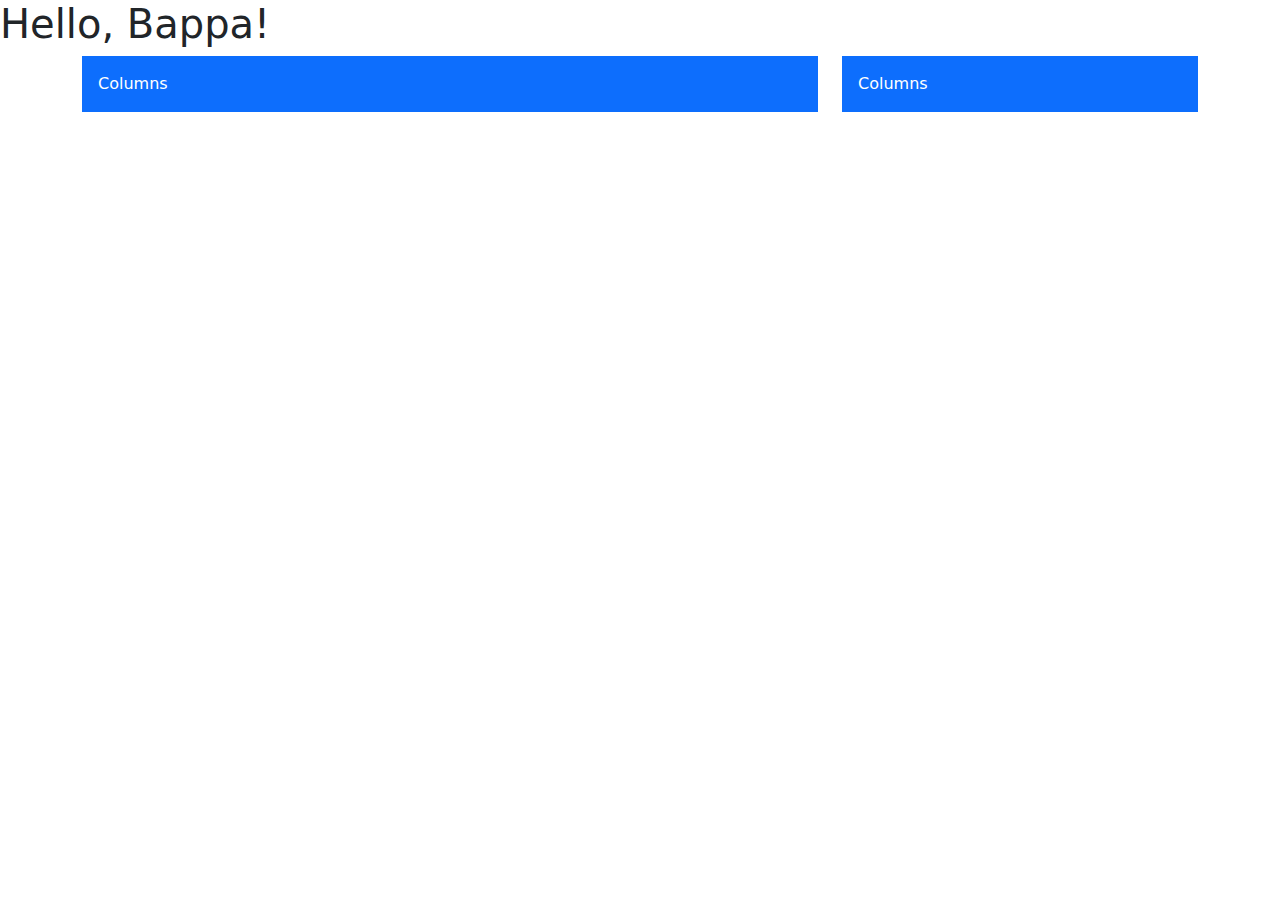
<file: Bootstrap 5/Hello World/index.html>
<!DOCTYPE html>
<html lang="en">
<head>
    <meta charset="UTF-8">
    <meta name="viewport" content="width=device-width, initial-scale=1.0">
    <title>Document</title>
    <link rel="stylesheet" href="https://cdn.jsdelivr.net/npm/bootstrap@5.3.3/dist/css/bootstrap.min.css"/>
</head>
<body>
    <h1>Hello, Bappa!</h1>
    <div class="container">
        <div class="row">
            <div class="col-8">
                <div class="bg-primary text-white p-3">
                    Columns
                </div>
            </div>
            <div class="col-4">
                <div class="bg-primary text-white p-3">
                    Columns
                </div>
            </div>
            <!-- <div class="col">
                <div class="bg-primary text-white p-3">
                    Columns
                </div>
            </div> -->
        </div>
    </div>






    <script src="https://cdn.jsdelivr.net/npm/@popperjs/core@2.11.8/dist/umd/popper.min.js"></script>
    <script src="https://cdn.jsdelivr.net/npm/bootstrap@5.3.3/dist/js/bootstrap.bundle.min.js"></script>
</body>
</html>
</file>
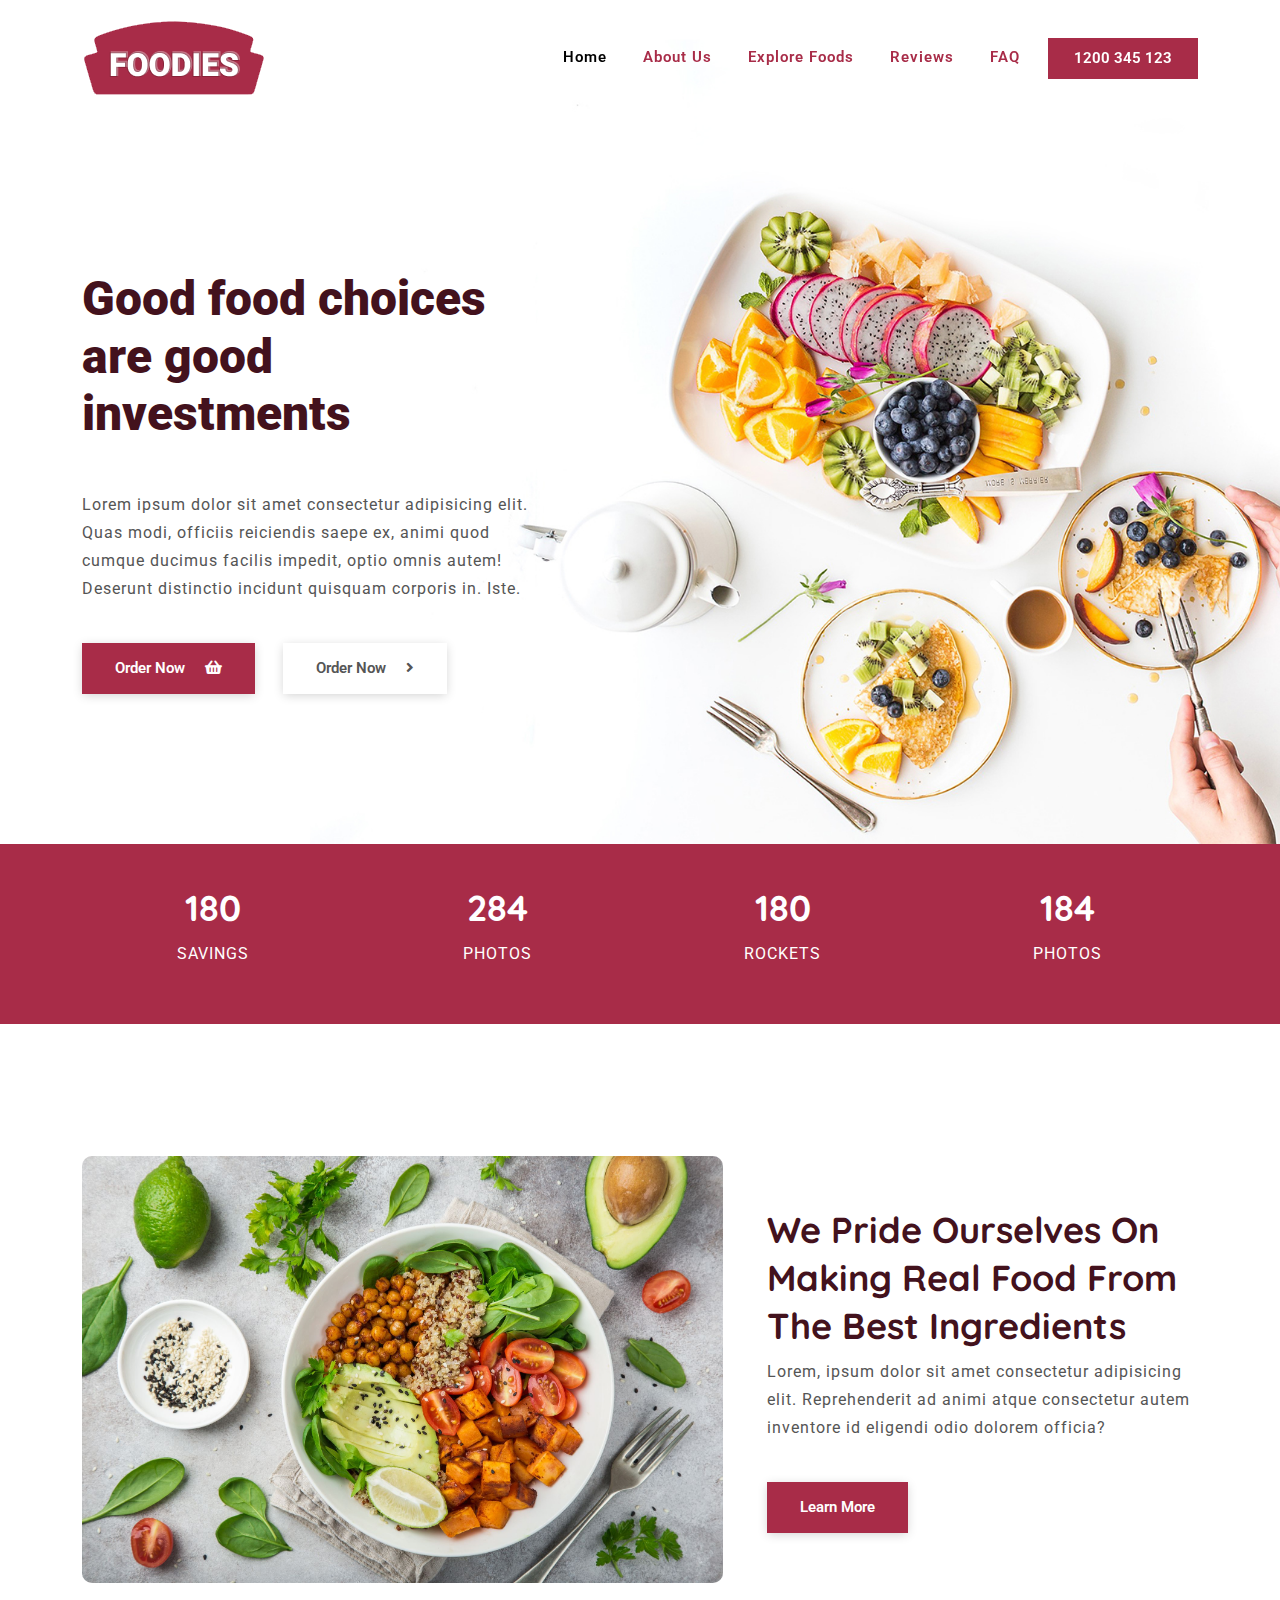
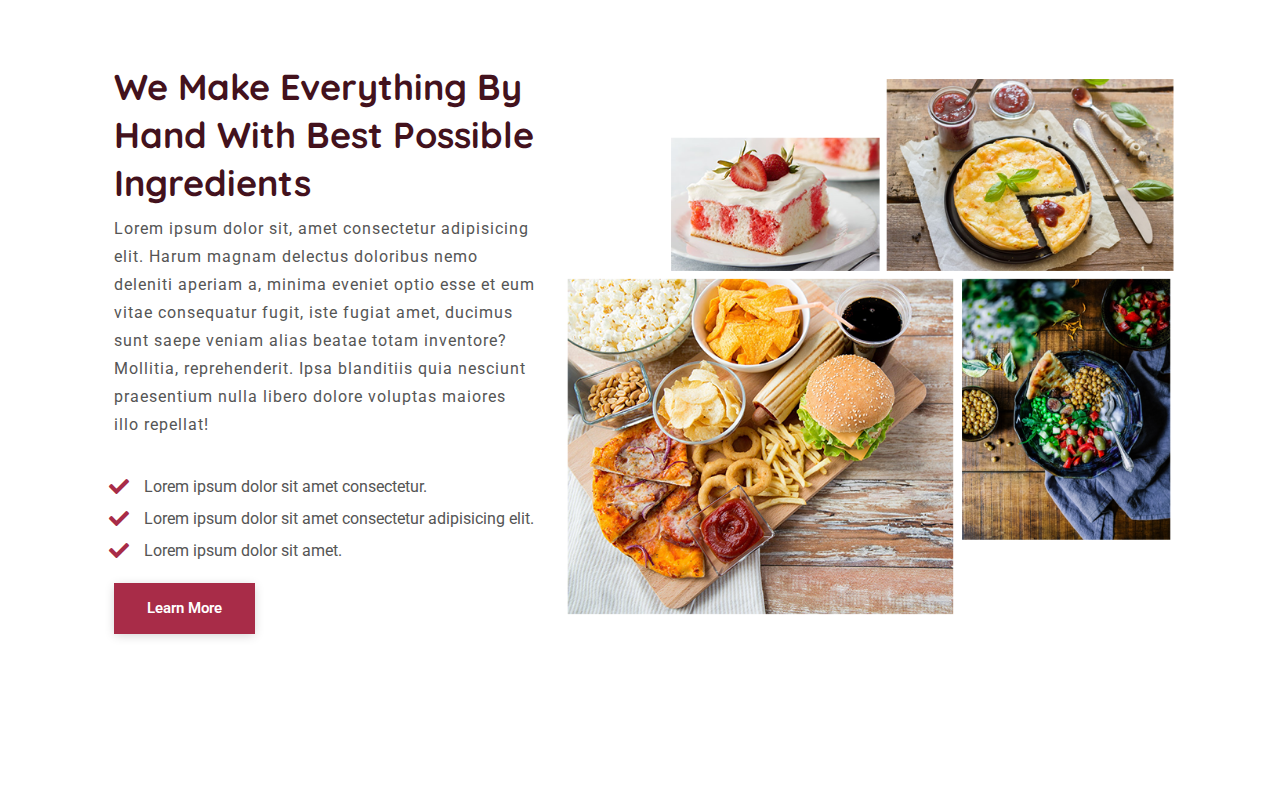
<file: Bootstrap 5/Restaurant Website/index.html>
<!DOCTYPE html>
<html lang="en">
<head>
    <meta charset="UTF-8">
    <meta name="viewport" content="width=device-width, initial-scale=1.0">
    <meta http-equiv="X-UA-Compatible" content="ie=edge">
    <meta name="Description" content="Enter your description here"/>
    <title>Bite U</title>
    <link rel="stylesheet" href="https://cdn.jsdelivr.net/npm/bootstrap@5.3.3/dist/css/bootstrap.min.css"/>
    <link rel="stylesheet" href="https://cdnjs.cloudflare.com/ajax/libs/font-awesome/5.15.3/css/all.min.css">

    <!--Custom CSS-->
    <link rel="stylesheet" href="css/styles.css">
    <link rel="stylesheet" href="css/responsive-style.css">
    
</head>
<body>
    <!-- Header Design-->
     <header>
        <nav class="navbar navbar-expand-lg navigation-wrap">
            <div class="container">
              <a class="navbar-brand" href="#"><img decoding="async" src="images/logo_bck.png"></a>
              <button class="navbar-toggler" type="button" data-bs-toggle="collapse" data-bs-target="#navbarText"
                aria-controls="navbarText" aria-expanded="false" aria-label="Toggle navigation">
                <i class="fas fa-stream navbar-toggler-icon"></i>
              </button>
              <div class="collapse navbar-collapse" id="navbarText">
                <ul class="navbar-nav ms-auto mb-2 mb-lg-0">
                  <li class="nav-item">
                    <a class="nav-link active" aria-current="page" href="#home">Home</a>
                  </li>
                  <li class="nav-item">
                    <a class="nav-link" href="#about">About Us</a>
                  </li>
                  <li class="nav-item">
                    <a class="nav-link" href="#explore-food">Explore Foods</a>
                  </li>
                  <li class="nav-item">
                    <a class="nav-link" href="#testimonial">Reviews</a>
                  </li>
                  <li class="nav-item">
                    <a class="nav-link" href="#faq">FAQ</a>
                  </li>
                  <li><button class="main-btn">1200 345 123</button></li>
                </ul>
              </div>
            </div>
          </nav>
     </header>

     <!--Section 1 top-banner-->
     <section id="home">
        <div class="container-fluid px-0 top-banner">
            <div class="container">
                <div class="row">
                  <div class="col-lg-5 col-md-6">
                    <h1>Good food choices are good investments</h1>
                    <p>Lorem ipsum dolor sit amet consectetur adipisicing elit. Quas modi, officiis reiciendis saepe ex, animi quod cumque ducimus facilis impedit, optio omnis autem! Deserunt distinctio incidunt quisquam corporis in. Iste.</p>
                  </div>
                  <div class="mt-4">
                    <button class="main-btn">Order now <i class="fa fa-shopping-basket ps-3"></i></button>
                    <button class="white-btn ms-lg-4 mt-lg-0 mt-4">Order now <i class="fa fa-angle-right ps-3"></i></button>
                  </div>
                </div>
            </div>
        </div>
     </section>

     <!--section 2 counter-->
     <section id="counter">
        <section class="counter-section">
          <div class="container">
            <div class="row text-center">
              <div class="col-md-3 mb-lg-0 mb-md-0 mb-5">
                <h2><span id="count1">
                </span></h2>
                <p>SAVINGS</p>
              </div>
              <div class="col-md-3 mb-lg-0 mb-md-0 mb-5">
                <h2><span  id="count2">
                </span></h2>
                <p>PHOTOS</p>
              </div>
              <div class="col-md-3 mb-lg-0 mb-md-0 mb-5">
                <h2><span  id="count3">
                </span></h2>
                <p>ROCKETS</p>
              </div>
              <div class="col-md-3 mb-lg-0 mb-md-0 mb-5">
                <h2><span id="count4">
                </span></h2>
                <p>PHOTOS</p>
              </div>
            </div>
          </div>
        </section>
     </section>
    
     <!--Section 3 about-->
     <section id="about">
      <div class="about-section wrapper">
        <div class="container">
          <div class="row align-items-center">
            <div class="col-lg-7 col-md-12 mb-lg-0 mb-5">
              <div class="card border-0">
                <img src="images/img/img-1.png" alt="" class="img-fluid">
              </div>
            </div>
            <div class="col-lg-5 col-md-12 text-sec">
              <h2>We pride ourselves on making real food from the best ingredients</h2>
              <p>Lorem, ipsum dolor sit amet consectetur adipisicing elit. Reprehenderit ad animi atque consectetur autem inventore id eligendi odio dolorem officia?</p>
              <button class="main-btn mt-4">Learn More</button>
            </div>
          </div>
          <div class="container food-type">
            <div class="row align-items-center">
              <div class="col-lg-5 col-md-12 text-sec mb-lg-0 mb-5">
                <h2>We make everything by hand with best possible ingredients</h2>
                <p>Lorem ipsum dolor sit, amet consectetur adipisicing elit. Harum magnam delectus doloribus nemo deleniti aperiam a, minima eveniet optio esse et eum vitae consequatur fugit, iste fugiat amet, ducimus sunt saepe veniam alias beatae totam inventore? Mollitia, reprehenderit. Ipsa blanditiis quia nesciunt praesentium nulla libero dolore voluptas maiores illo repellat!</p>
                <ul class="list-unstyled py-3">
                  <li>Lorem ipsum dolor sit amet consectetur.</li>
                  <li>Lorem ipsum dolor sit amet consectetur adipisicing elit.</li>
                  <li>Lorem ipsum dolor sit amet.</li>
                </ul>
                <button class="main-btn">Learn More</button>
              </div>
              <div class="col-lg-7 col-md-12">
                <div class="card border-0">
                  <img src="images/img/img-2.png" class="img-fluid"alt="">
                </div>
              </div>
            </div>
          </div>
        </div>
      </div>
     </section>







     
    <script src="https://cdn.jsdelivr.net/npm/@popperjs/core@2.11.8/dist/umd/popper.min.js"></script>
    <script src="https://cdn.jsdelivr.net/npm/bootstrap@5.3.3/dist/js/bootstrap.bundle.min.js"></script>
    <script src="js/main.js"></script>
  </body>


</html>
</file>
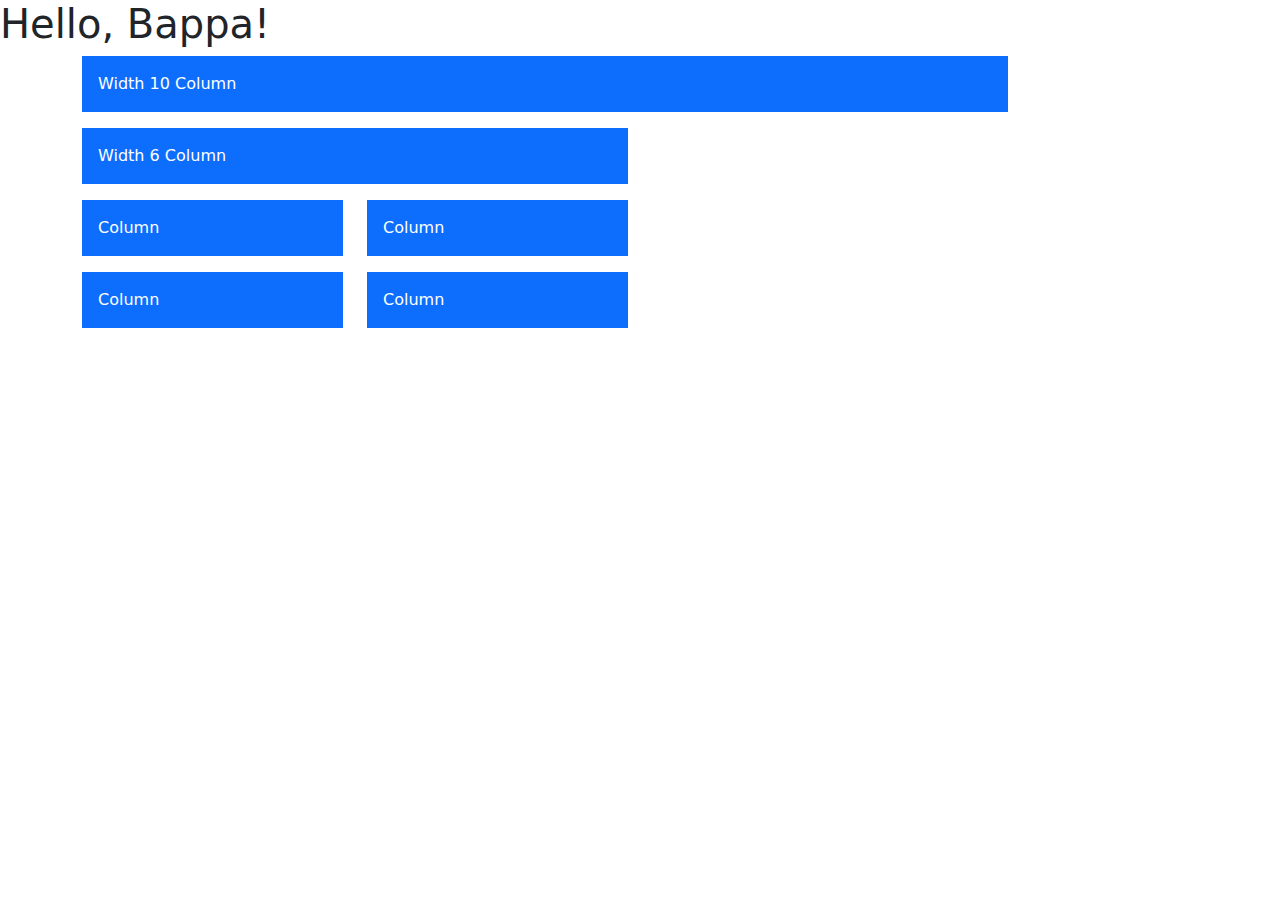
<file: Bootstrap 5/Hello World/columnBreak.html>
<!DOCTYPE html>
<html lang="en">
<head>
    <meta charset="UTF-8">
    <meta name="viewport" content="width=device-width, initial-scale=1.0">
    <title>Document</title>
    <link rel="stylesheet" href="https://cdn.jsdelivr.net/npm/bootstrap@5.3.3/dist/css/bootstrap.min.css"/>
</head>
<body>
    <h1>Hello, Bappa!</h1>
    
    <div class="container">
        <div class="row">
            <div class="col-md-10">
                <div class="bg-primary text-white p-3 mb-3">
                    Width 10 Column
                </div>
            </div>
            <div class="col-md-6">
                <div class="bg-primary text-white p-3 mb-3">
                    Width 6 Column
                </div>
            </div>
        </div>
        <div class="row">
            <div class="col-md-3">
                <div class="bg-primary text-white p-3 mb-3">
                     Column
                </div>
            </div>
            <div class="col-md-3">
                <div class="bg-primary text-white p-3 mb-3">
                    Column
                </div>
            </div>

            <div class="w-100">
                
            </div>

            <div class="col-md-3">
                <div class="bg-primary text-white p-3 mb-3">
                     Column
                </div>
            </div>
            <div class="col-md-3">
                <div class="bg-primary text-white p-3 mb-3">
                    Column
                </div>
            </div>
        </div>
    </div>






    <script src="https://cdn.jsdelivr.net/npm/@popperjs/core@2.11.8/dist/umd/popper.min.js"></script>
    <script src="https://cdn.jsdelivr.net/npm/bootstrap@5.3.3/dist/js/bootstrap.bundle.min.js"></script>
</body>
</html>
</file>
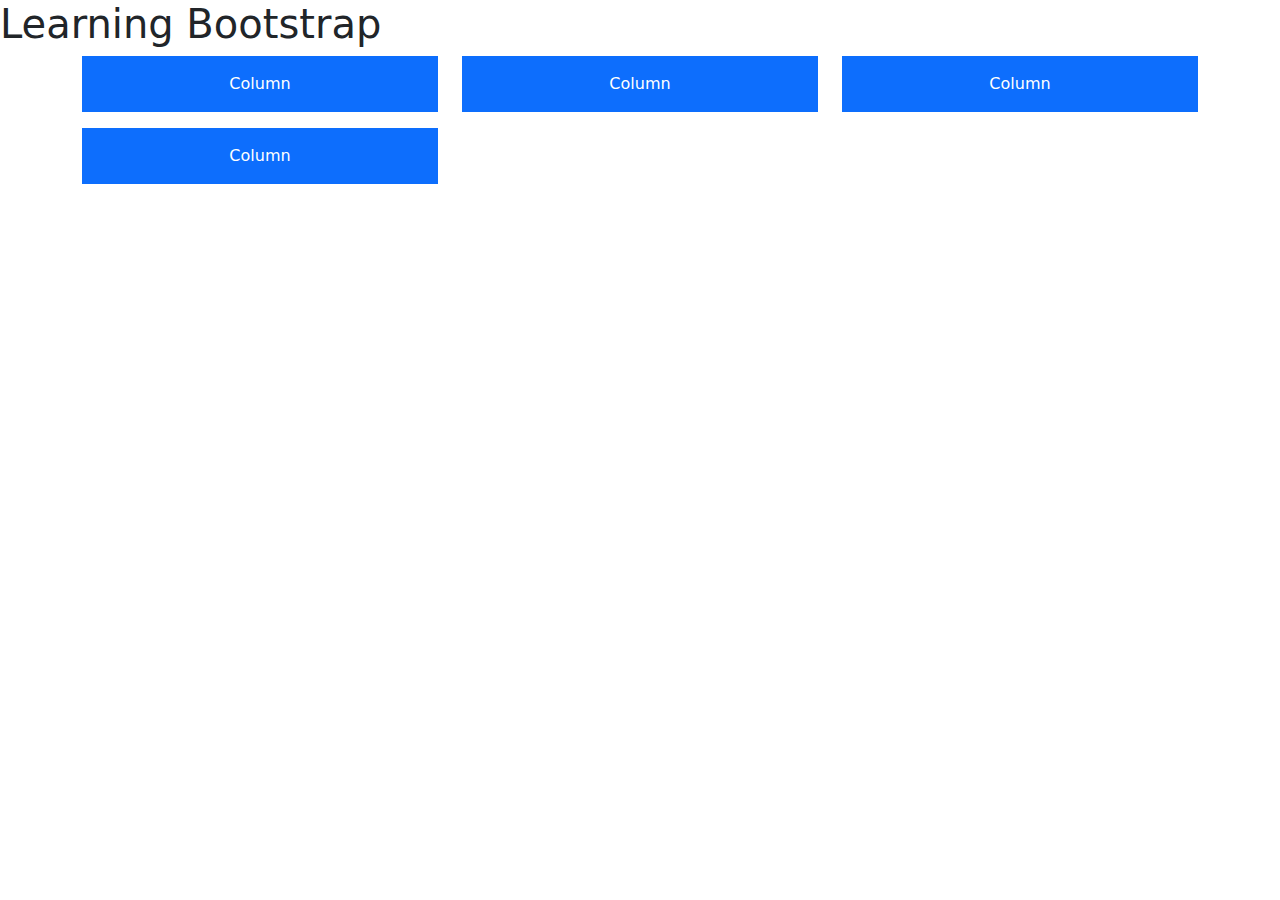
<file: Bootstrap 5/Hello World/grid.html>
<!DOCTYPE html>
<html lang="en">
<head>
    <meta charset="UTF-8">
    <meta name="viewport" content="width=device-width, initial-scale=1.0">
    <title>Document</title>
    <link rel="stylesheet" href="https://cdn.jsdelivr.net/npm/bootstrap@5.3.3/dist/css/bootstrap.min.css"/>
</head>
<body>
    <h1>Learning Bootstrap</h1>
    <div class="container">
        <div class="row">
            <div class="col-md-4 col-sm-6">
                <div class="bg-primary text-white p-3 text-center mb-3">
                    Column
                </div>
            </div>
            <div class="col-md-4 col-sm-6">
                <div class="bg-primary text-white p-3 text-center mb-3">
                    Column
                </div>
            </div>
            <div class="col-md-4 col-sm-6">
                <div class="bg-primary text-white p-3 text-center mb-3">
                    Column
                </div>
            </div>
            <div class="col-md-4 col-sm-6">
                <div class="bg-primary text-white p-3 text-center mb-3">
                    Column
                </div>
            </div>
        </div>
        
    </div>
    






    <script src="https://cdn.jsdelivr.net/npm/@popperjs/core@2.11.8/dist/umd/popper.min.js"></script>
    <script src="https://cdn.jsdelivr.net/npm/bootstrap@5.3.3/dist/js/bootstrap.bundle.min.js"></script>
</body>
</html>
</file>
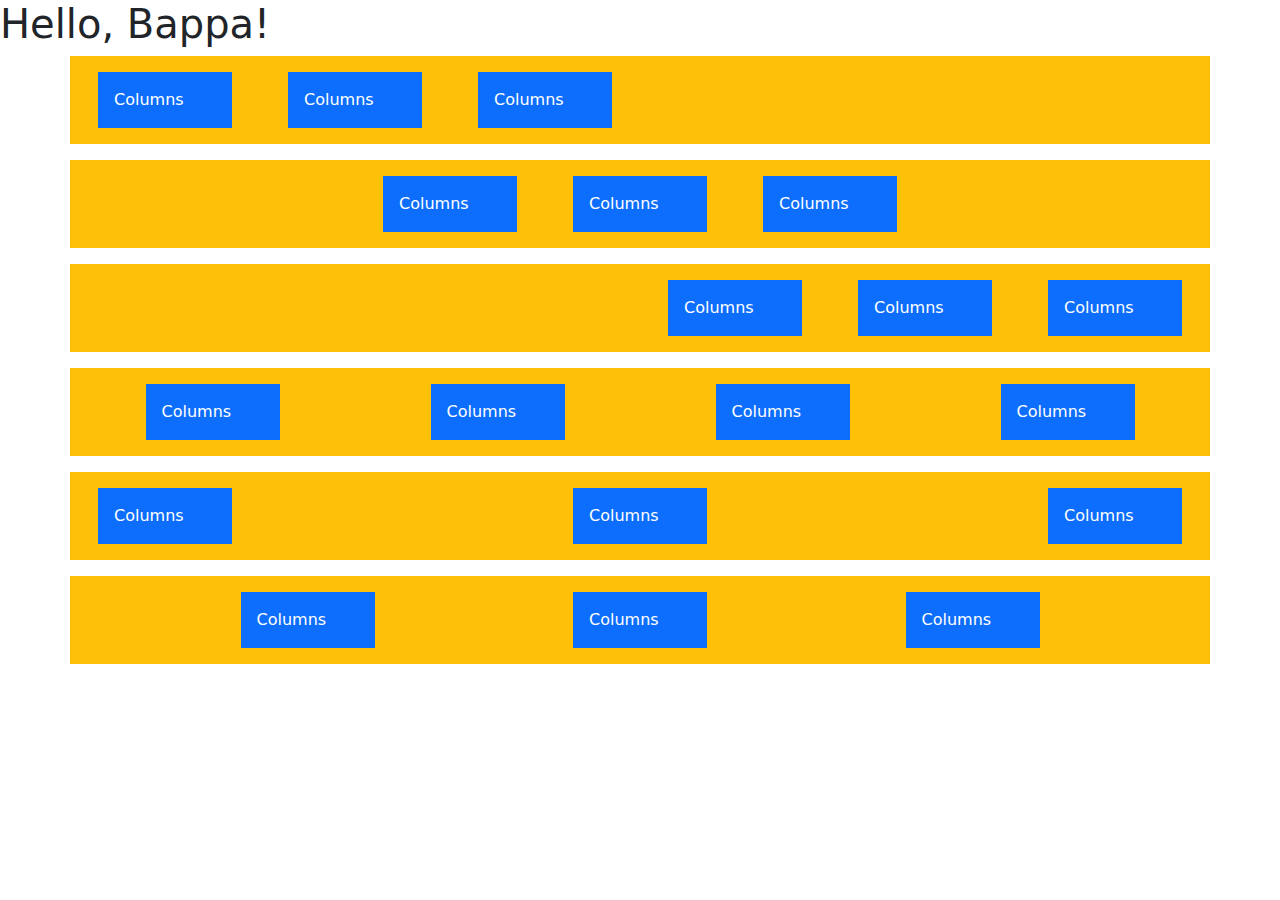
<file: Bootstrap 5/Hello World/horizontalAlignment.html>
<!DOCTYPE html>
<html lang="en">
<head>
    <meta charset="UTF-8">
    <meta name="viewport" content="width=device-width, initial-scale=1.0">
    <title>Document</title>
    <link rel="stylesheet" href="https://cdn.jsdelivr.net/npm/bootstrap@5.3.3/dist/css/bootstrap.min.css"/>
</head>
<style>
    h-10{
        height:10rem;
    }
</style>
<body>
    <h1>Hello, Bappa!</h1>
    
    <div class="container">
        <div class="row h-10 bg-warning justify-content-start mb-3">
            <div class="col-md-2">
                <div class="bg-primary p-3 text-white m-3">
                    Columns
                </div>
            </div>
            <div class="col-md-2">
                <div class="bg-primary p-3 text-white m-3">
                    Columns
                </div>
            </div>

            <div class="col-md-2">
                <div class="bg-primary p-3 text-white m-3">
                    Columns
                </div>
            </div>
        </div>
        <div class="row h-10 bg-warning justify-content-center mb-3">
            <div class="col-md-2">
                <div class="bg-primary p-3 text-white m-3">
                    Columns
                </div>
            </div>
            <div class="col-md-2">
                <div class="bg-primary p-3 text-white m-3">
                    Columns
                </div>
            </div>

            <div class="col-md-2">
                <div class="bg-primary p-3 text-white m-3">
                    Columns
                </div>
            </div>
        </div>

        <div class="row h-10 bg-warning justify-content-end mb-3">
            <div class="col-md-2">
                <div class="bg-primary p-3 text-white m-3">
                    Columns
                </div>
            </div>
            <div class="col-md-2">
                <div class="bg-primary p-3 text-white m-3">
                    Columns
                </div>
            </div>
            <div class="col-md-2">
                <div class="bg-primary p-3 text-white m-3">
                    Columns
                </div>
            </div>
        </div>

        <div class="row h-10 bg-warning justify-content-around mb-3">
            <div class="col-md-2">
                <div class="bg-primary p-3 text-white m-3">
                    Columns
                </div>
            </div>
            <div class="col-md-2">
                <div class="bg-primary p-3 text-white m-3">
                    Columns
                </div>
            </div>

            <div class="col-md-2">
                <div class="bg-primary p-3 text-white m-3">
                    Columns
                </div>
            </div>

            <div class="col-md-2">
                <div class="bg-primary p-3 text-white m-3">
                    Columns
                </div>
            </div>
        </div>

        <div class="row h-10 bg-warning justify-content-between mb-3">
            <div class="col-md-2">
                <div class="bg-primary p-3 text-white m-3">
                    Columns
                </div>
            </div>
            <div class="col-md-2">
                <div class="bg-primary p-3 text-white m-3">
                    Columns
                </div>
            </div>

            <div class="col-md-2">
                <div class="bg-primary p-3 text-white m-3">
                    Columns
                </div>
            </div>
        </div>

        <div class="row h-10 bg-warning justify-content-evenly mb-3">
            <div class="col-md-2">
                <div class="bg-primary p-3 text-white m-3">
                    Columns
                </div>
            </div>
            <div class="col-md-2">
                <div class="bg-primary p-3 text-white m-3">
                    Columns
                </div>
            </div>

            <div class="col-md-2">
                <div class="bg-primary p-3 text-white m-3">
                    Columns
                </div>
            </div>
        </div>
    </div>






    <script src="https://cdn.jsdelivr.net/npm/@popperjs/core@2.11.8/dist/umd/popper.min.js"></script>
    <script src="https://cdn.jsdelivr.net/npm/bootstrap@5.3.3/dist/js/bootstrap.bundle.min.js"></script>
</body>
</html>
</file>
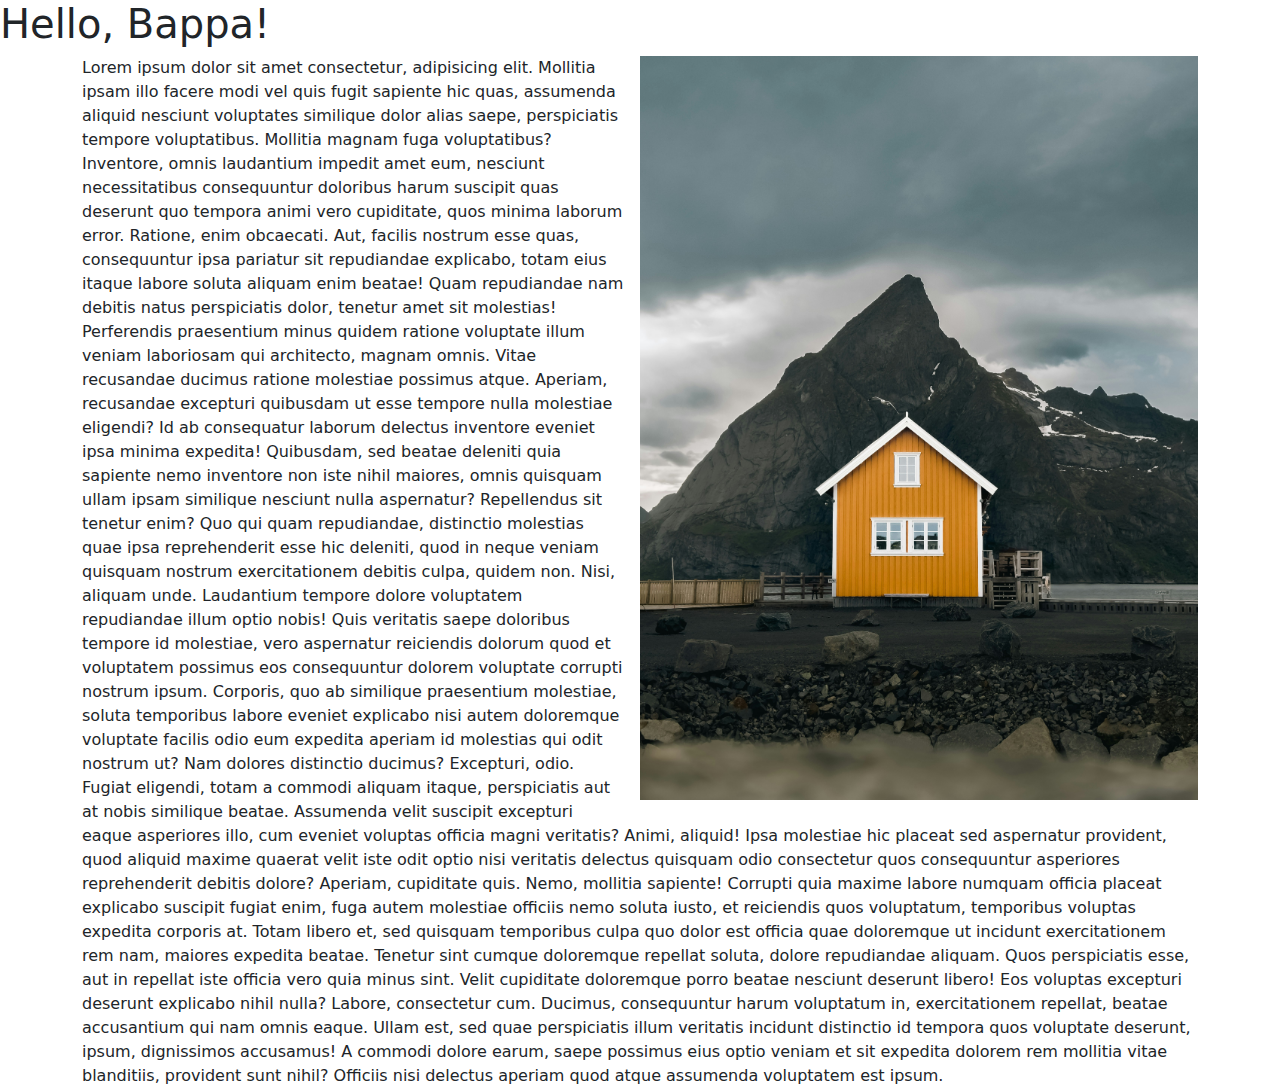
<file: Bootstrap 5/Hello World/marginUtilities.html>
<!DOCTYPE html>
<html lang="en">
<head>
    <meta charset="UTF-8">
    <meta name="viewport" content="width=device-width, initial-scale=1.0">
    <title>Document</title>
    <link rel="stylesheet" href="https://cdn.jsdelivr.net/npm/bootstrap@5.3.3/dist/css/bootstrap.min.css"/>
</head>
<body>
    <h1>Hello, Bappa!</h1>
    
    <div class="container clearfix">
        <img src="images/test.jpg" class="col-md-6 float-md-end mb-3 ms-3" alt="No Image">
        Lorem ipsum dolor sit amet consectetur, adipisicing elit. Mollitia ipsam illo facere modi vel quis fugit sapiente hic quas, assumenda aliquid nesciunt voluptates similique dolor alias saepe, perspiciatis tempore voluptatibus.
        Mollitia magnam fuga voluptatibus? Inventore, omnis laudantium impedit amet eum, nesciunt necessitatibus consequuntur doloribus harum suscipit quas deserunt quo tempora animi vero cupiditate, quos minima laborum error. Ratione, enim obcaecati.
        Aut, facilis nostrum esse quas, consequuntur ipsa pariatur sit repudiandae explicabo, totam eius itaque labore soluta aliquam enim beatae! Quam repudiandae nam debitis natus perspiciatis dolor, tenetur amet sit molestias!
        Perferendis praesentium minus quidem ratione voluptate illum veniam laboriosam qui architecto, magnam omnis. Vitae recusandae ducimus ratione molestiae possimus atque. Aperiam, recusandae excepturi quibusdam ut esse tempore nulla molestiae eligendi?
        Id ab consequatur laborum delectus inventore eveniet ipsa minima expedita! Quibusdam, sed beatae deleniti quia sapiente nemo inventore non iste nihil maiores, omnis quisquam ullam ipsam similique nesciunt nulla aspernatur?
        Repellendus sit tenetur enim? Quo qui quam repudiandae, distinctio molestias quae ipsa reprehenderit esse hic deleniti, quod in neque veniam quisquam nostrum exercitationem debitis culpa, quidem non. Nisi, aliquam unde.
        Laudantium tempore dolore voluptatem repudiandae illum optio nobis! Quis veritatis saepe doloribus tempore id molestiae, vero aspernatur reiciendis dolorum quod et voluptatem possimus eos consequuntur dolorem voluptate corrupti nostrum ipsum.
        Corporis, quo ab similique praesentium molestiae, soluta temporibus labore eveniet explicabo nisi autem doloremque voluptate facilis odio eum expedita aperiam id molestias qui odit nostrum ut? Nam dolores distinctio ducimus?
        Excepturi, odio. Fugiat eligendi, totam a commodi aliquam itaque, perspiciatis aut at nobis similique beatae. Assumenda velit suscipit excepturi eaque asperiores illo, cum eveniet voluptas officia magni veritatis? Animi, aliquid!
        Ipsa molestiae hic placeat sed aspernatur provident, quod aliquid maxime quaerat velit iste odit optio nisi veritatis delectus quisquam odio consectetur quos consequuntur asperiores reprehenderit debitis dolore? Aperiam, cupiditate quis.
        Nemo, mollitia sapiente! Corrupti quia maxime labore numquam officia placeat explicabo suscipit fugiat enim, fuga autem molestiae officiis nemo soluta iusto, et reiciendis quos voluptatum, temporibus voluptas expedita corporis at.
        Totam libero et, sed quisquam temporibus culpa quo dolor est officia quae doloremque ut incidunt exercitationem rem nam, maiores expedita beatae. Tenetur sint cumque doloremque repellat soluta, dolore repudiandae aliquam.
        Quos perspiciatis esse, aut in repellat iste officia vero quia minus sint. Velit cupiditate doloremque porro beatae nesciunt deserunt libero! Eos voluptas excepturi deserunt explicabo nihil nulla? Labore, consectetur cum.
        Ducimus, consequuntur harum voluptatum in, exercitationem repellat, beatae accusantium qui nam omnis eaque. Ullam est, sed quae perspiciatis illum veritatis incidunt distinctio id tempora quos voluptate deserunt, ipsum, dignissimos accusamus!
        A commodi dolore earum, saepe possimus eius optio veniam et sit expedita dolorem rem mollitia vitae blanditiis, provident sunt nihil? Officiis nisi delectus aperiam quod atque assumenda voluptatem est ipsum.
    </div>






    <script src="https://cdn.jsdelivr.net/npm/@popperjs/core@2.11.8/dist/umd/popper.min.js"></script>
    <script src="https://cdn.jsdelivr.net/npm/bootstrap@5.3.3/dist/js/bootstrap.bundle.min.js"></script>
</body>
</html>
</file>
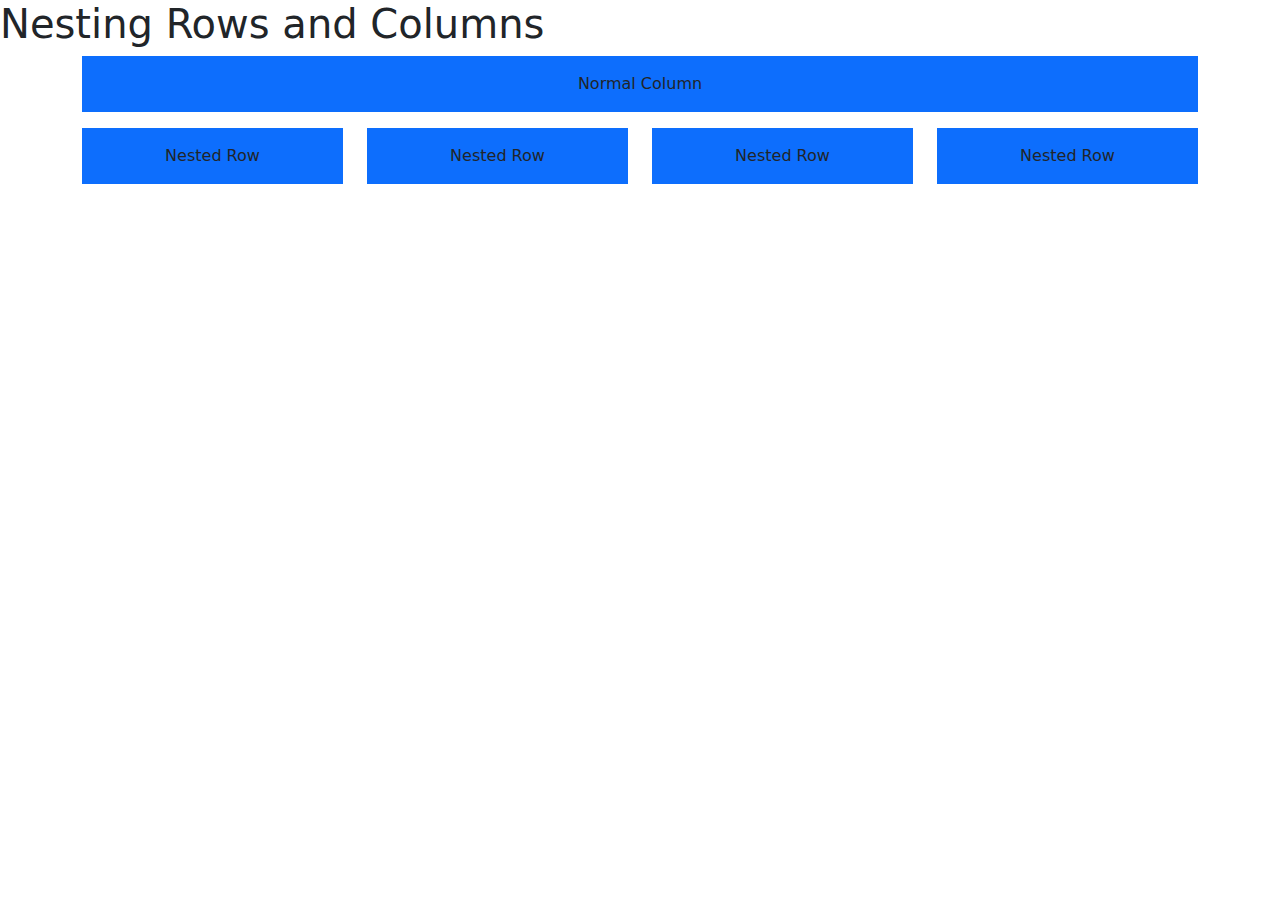
<file: Bootstrap 5/Hello World/NestingRowsandColumns.html>
<!DOCTYPE html>
<html lang="en">
<head>
    <meta charset="UTF-8">
    <meta name="viewport" content="width=device-width, initial-scale=1.0">
    <title>Document</title>
    <link rel="stylesheet" href="https://cdn.jsdelivr.net/npm/bootstrap@5.3.3/dist/css/bootstrap.min.css"/>
</head>
<body>
    <h1>Nesting Rows and Columns</h1>

    <div class="container">
        <div class="row">
            <div class="col-md-12">
                <div class="bg-primary text-center p-3 mb-3">
                    Normal Column
                </div>
                <div class="row">
                    <div class="col-md-3">
                            <div class="bg-primary text-center p-3 mb-3">
                                 Nested Row
                            </div>
                   </div>
                    <div class="col-md-3"><div class="bg-primary text-center p-3 mb-3">
                        Nested Row
                    </div></div>
                    <div class="col-md-3"><div class="bg-primary text-center p-3 mb-3">
                        Nested Row
                    </div></div>
                    <div class="col-md-3"><div class="bg-primary text-center p-3 mb-3">
                        Nested Row
                    </div></div>
                </div>
            </div>
        </div>
    </div>




    <script src="https://cdn.jsdelivr.net/npm/@popperjs/core@2.11.8/dist/umd/popper.min.js"></script>
    <script src="https://cdn.jsdelivr.net/npm/bootstrap@5.3.3/dist/js/bootstrap.bundle.min.js"></script>
</body>
</html>
</file>
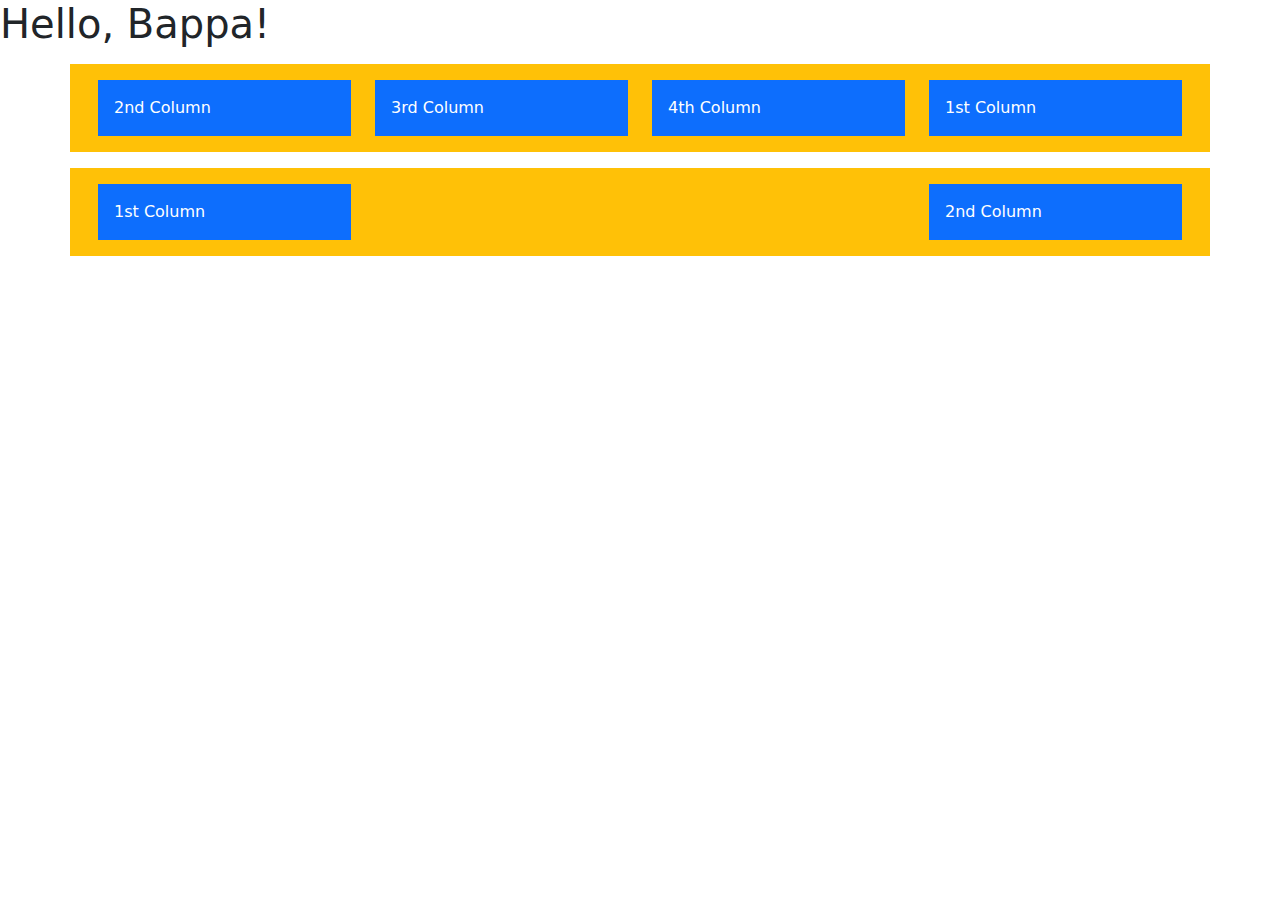
<file: Bootstrap 5/Hello World/OrderandOffset.html>
<!DOCTYPE html>
<html lang="en">
<head>
    <meta charset="UTF-8">
    <meta name="viewport" content="width=device-width, initial-scale=1.0">
    <title>Document</title>
    <link rel="stylesheet" href="https://cdn.jsdelivr.net/npm/bootstrap@5.3.3/dist/css/bootstrap.min.css"/>
</head>
<body>
    <h1>Hello, Bappa!</h1>
    <div class="container">
        <div class="row bg-warning mt-3 p-3">
            <div class="col-md-3 order-4">
                <div class="bg-primary text-white p-3 ml-3">
                    1st Column
                </div>
            </div>
            <div class="col-md-3 order-1">
                <div class="bg-primary text-white p-3 ml-3">
                    2nd Column
                </div>
            </div>
            <div class="col-md-3 order-2">
                <div class="bg-primary text-white p-3 ml-3">
                    3rd Column
                </div>
            </div>
            <div class="col-md-3 order-3">
                <div class="bg-primary text-white p-3 ml-3">
                    4th Column
                </div>
            </div>
        </div>
        <div class="row bg-warning mt-3 p-3">
            <div class="col-md-3">
                <div class="bg-primary text-white p-3 ml-3">
                    1st Column
                </div>
            </div>
            <div class="col-md-3 offset-md-6">
                <div class="bg-primary text-white p-3 ml-3">
                    2nd Column
                </div>
            </div>
        </div>
    </div>






    <script src="https://cdn.jsdelivr.net/npm/@popperjs/core@2.11.8/dist/umd/popper.min.js"></script>
    <script src="https://cdn.jsdelivr.net/npm/bootstrap@5.3.3/dist/js/bootstrap.bundle.min.js"></script>
</body>
</html>
</file>
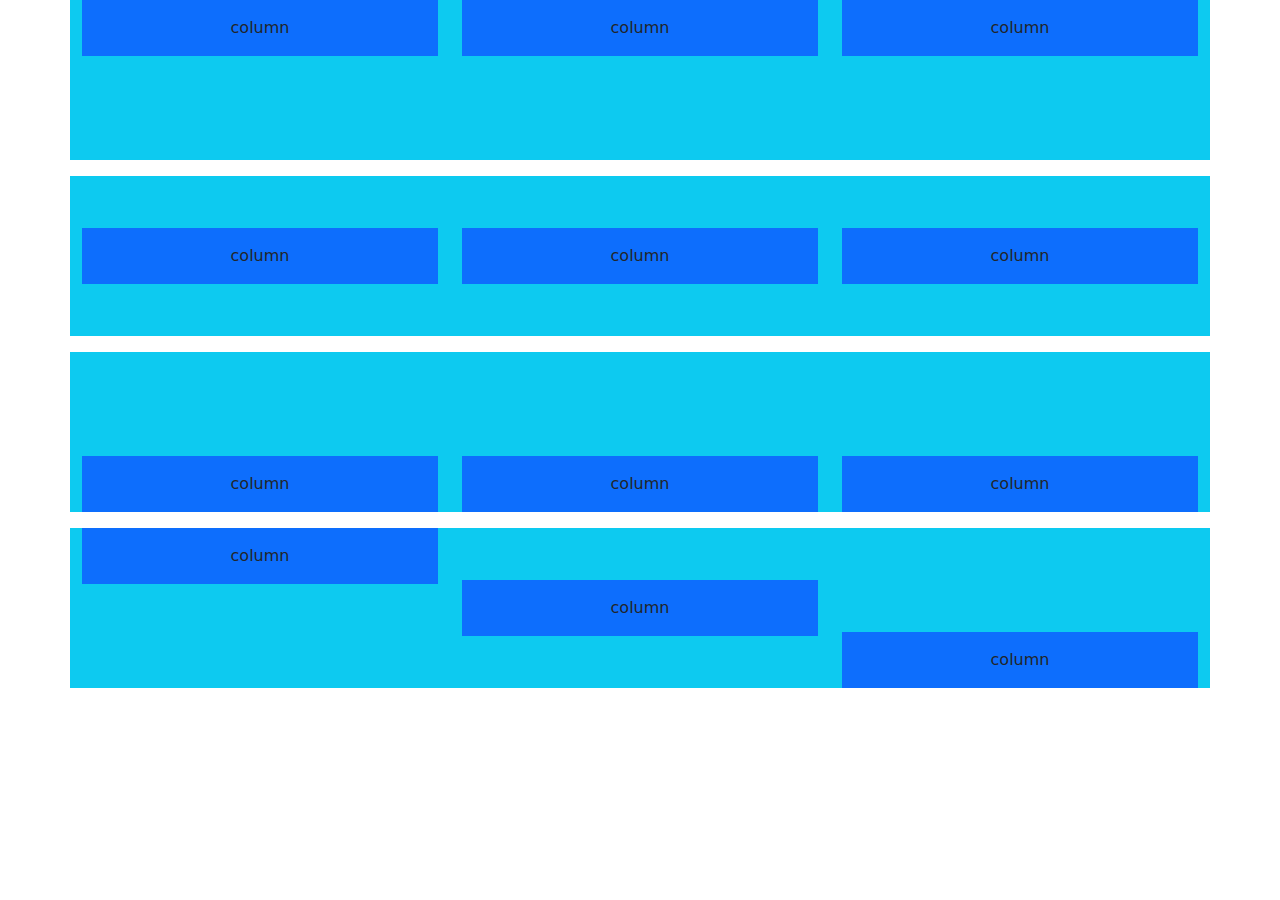
<file: Bootstrap 5/Hello World/verticalAlignment.html>
<!DOCTYPE html>
<html lang="en">
<head>
    <meta charset="UTF-8">
    <meta name="viewport" content="width=device-width, initial-scale=1.0">
    <title>Document</title>
    <link rel="stylesheet" href="https://cdn.jsdelivr.net/npm/bootstrap@5.3.3/dist/css/bootstrap.min.css"/>

    <style>
        .h-10{
            height:10rem;
        }
                    
    </style>
</head>
<body>
    
    <div class="container">
        <div class="row h-10 bg-info text-center mb-3 align-items-start">
            <div class="col">
                <div class="bg-primary text-center p-3">
                    column
                </div>
            </div>
            <div class="col">
                <div class="bg-primary text-center p-3">
                    column
                </div>
            </div>
            <div class="col">
                <div class="bg-primary text-center p-3">
                    column
                </div>
            </div>
        </div>
        <div class="row h-10 bg-info text-center mb-3 align-items-center">
           <div class="col">
            <div class="bg-primary text-center p-3">
                column
            </div>
           </div>
           <div class="col">
            <div class="bg-primary text-center p-3">
                column
            </div>
           </div>
           <div class="col">
            <div class="bg-primary text-center p-3">
                column
            </div>
           </div>
        </div>
        <div class="row h-10 bg-info text-center mb-3 align-items-end">
           <div class="col">
            <div class="bg-primary text-center p-3">
                column
            </div>
           </div>
           <div class="col">
            <div class="bg-primary text-center p-3">
                column
            </div>
           </div>
           <div class="col">
            <div class="bg-primary text-center p-3">
                column
            </div>
           </div>
        </div>

        <div class="row h-10 bg-info text-center mb-3">
            <div class="col align-self-start">
             <div class="bg-primary text-center p-3">
                 column
             </div>
            </div>
            <div class="col align-self-center">
             <div class="bg-primary text-center p-3">
                 column
             </div>
            </div>
            <div class="col align-self-end">
             <div class="bg-primary text-center p-3">
                 column
             </div>
            </div>
         </div>
    </div>






    <script src="https://cdn.jsdelivr.net/npm/@popperjs/core@2.11.8/dist/umd/popper.min.js"></script>
    <script src="https://cdn.jsdelivr.net/npm/bootstrap@5.3.3/dist/js/bootstrap.bundle.min.js"></script>
</body>
</html>
</file>
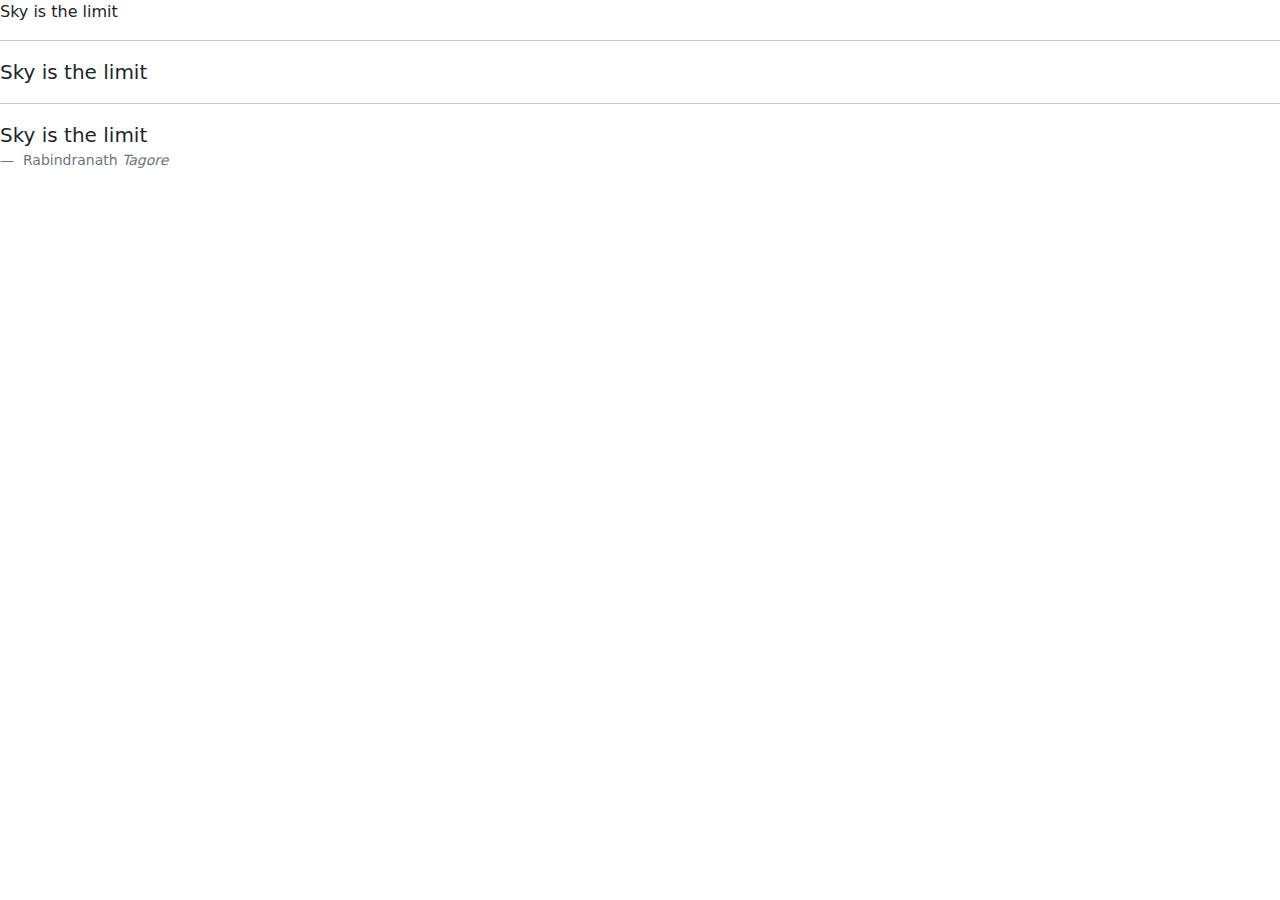
<file: Bootstrap 5/Hello World/Section 3-Contents/BlockQuotes.html>
<!DOCTYPE html>
<html lang="en">
<head>
    <meta charset="UTF-8">
    <meta name="viewport" content="width=device-width, initial-scale=1.0">
    <title>Document</title>
    <link rel="stylesheet" href="https://cdn.jsdelivr.net/npm/bootstrap@5.3.3/dist/css/bootstrap.min.css"/>
</head>
<body>
    
    <blockquote>
        <p>Sky is the limit</p>
    </blockquote>
<hr>
    <blockquote class="blockquote">
        <p>Sky is the limit</p>
    </blockquote>
<hr>
    <figure>
        <blockquote class="blockquote">
            <p>Sky is the limit</p>
        </blockquote>
        <figcaption class="blockquote-footer">
            Rabindranath <cite title="Tagore">Tagore</cite>
        </figcaption>
    </figure>





    <script src="https://cdn.jsdelivr.net/npm/@popperjs/core@2.11.8/dist/umd/popper.min.js"></script>
    <script src="https://cdn.jsdelivr.net/npm/bootstrap@5.3.3/dist/js/bootstrap.bundle.min.js"></script>
</body>
</html>
</file>
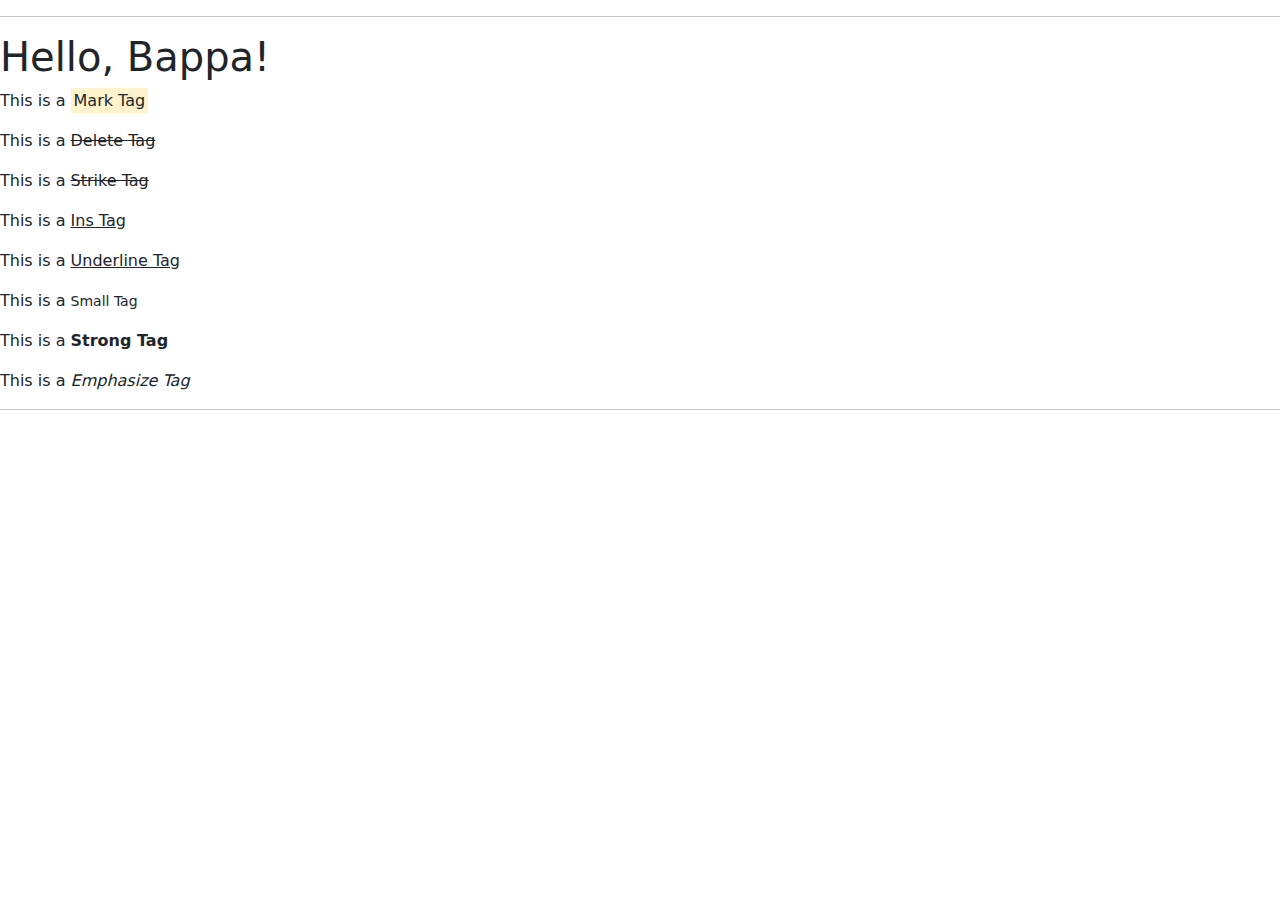
<file: Bootstrap 5/Hello World/Section 3-Contents/InlineText.html>
<!DOCTYPE html>
<html lang="en">
<head>
    <meta charset="UTF-8">
    <meta name="viewport" content="width=device-width, initial-scale=1.0">
    <title>Document</title>
    <link rel="stylesheet" href="https://cdn.jsdelivr.net/npm/bootstrap@5.3.3/dist/css/bootstrap.min.css"/>
</head>
<hr>
    <h1>Hello, Bappa!</h1>
    
    <p>This is a <mark>Mark Tag</mark></p>
    <p>This is a <del>Delete Tag</del></p>
    <p>This is a <s>Strike Tag</s></p>
    <p>This is a <ins>Ins Tag</ins></p>
    <p>This is a <u>Underline Tag</u></p>
    <p>This is a <small>Small Tag</small></p>
    <p>This is a <strong>Strong Tag</strong></p>
    <p>This is a <em>Emphasize Tag</em></p>

    <hr></hr>






    <script src="https://cdn.jsdelivr.net/npm/@popperjs/core@2.11.8/dist/umd/popper.min.js"></script>
    <script src="https://cdn.jsdelivr.net/npm/bootstrap@5.3.3/dist/js/bootstrap.bundle.min.js"></script>
</body>
</html>
</file>
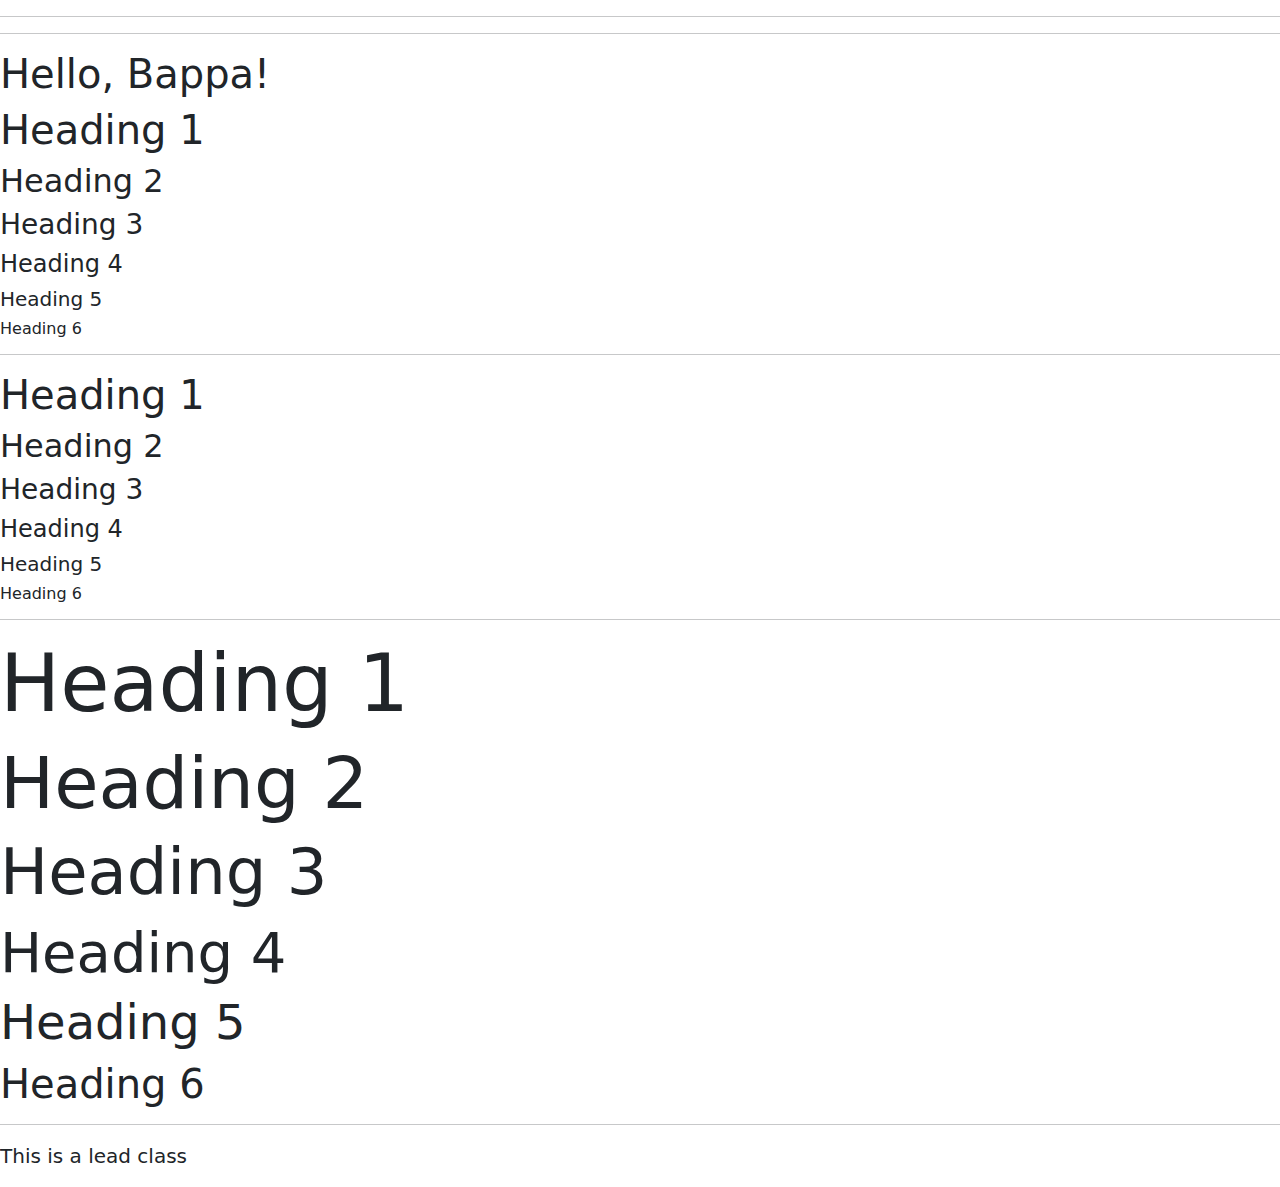
<file: Bootstrap 5/Hello World/Section 3-Contents/Typography.html>
<!DOCTYPE html>
<hr lang="en">
<head>
    <meta charset="UTF-8">
    <meta name="viewport" content="width=device-width, initial-scale=1.0">
    <title>Document</title>
    <link rel="stylesheet" href="https://cdn.jsdelivr.net/npm/bootstrap@5.3.3/dist/css/bootstrap.min.css"/>
</head>
<hr>
    <h1>Hello, Bappa!</h1>

    <h1>Heading 1</h1>
    <h2>Heading 2</h2>
    <h3>Heading 3</h3>
    <h4>Heading 4</h4>
    <h5>Heading 5</h5>
    <h6>Heading 6</h6>

    <hr></hr>

    <p class="h1">Heading 1</p>
    <p class="h2">Heading 2</p>
    <p class="h3">Heading 3</p>
    <p class="h4">Heading 4</p>
    <p class="h5">Heading 5</p>
    <p class="h6">Heading 6</p>

    <hr></hr>

    <h1 class="display-1">Heading 1</h1>
    <h2 class="display-2">Heading 2</h2>
    <h3 class="display-3">Heading 3</h3>
    <h4 class="display-4">Heading 4</h4>
    <h5 class="display-5">Heading 5</h5>
    <h6 class="display-6">Heading 6</h6>

    <hr></hr>

    <p class="lead">This is a lead class</p>






    <script src="https://cdn.jsdelivr.net/npm/@popperjs/core@2.11.8/dist/umd/popper.min.js"></script>
    <script src="https://cdn.jsdelivr.net/npm/bootstrap@5.3.3/dist/js/bootstrap.bundle.min.js"></script>
</body>
</html>
</file>
<file: Bootstrap 5/Restaurant Website/css/styles.css>
@import url('https://fonts.googleapis.com/css2?family=Quicksand:wght@300;400;500;600;700&family=Roboto:wght@100;300;400;500;700;900&display=swap');

*,
*:after,
*:before {
  -webkit-box-sizing: border-box;
  box-sizing: border-box;
  margin: 0;
  padding: 0;
}

:active,
:hover,
:focus {
  outline: 0 !important;
  outline-offset: 0;
  /* box-shadow: 0 0 0 3px rgba(21, 156, 228, 0.4);  */
}

a,
a:hover {
  text-decoration: none;
}

a:hover {
  color: var(--primary-color) !important;
}

ul,
ol {
  margin: 0;
  padding: 0;
}


/*===== Variable Define =====*/
:root {
  --primary-color: #A82C48;
  --secondry-color: #43121d;
  --third-color: #f98169;
  --white-color: #fff;
  --text-color: #555;
  --text-gray: #999;
  --black-color: #000;
  --primary-font: 'Roboto', sans-serif;
  --secondry-font: 'Quicksand', sans-serif;
}

html {
  scroll-behavior: smooth;
}

body {
  font-family: var(--primary-font);
  font-size: 100%;
  font-weight: 400;
}

/*
=========================================
    More Generalized Settings for Future

=========================================

/* body {
  font-family: var(--primary-font);
  font-size: 1rem;  This is equivalent to 100% and ensures responsiveness 
  font-weight: 400;
  line-height: 1.6; Improves readability by increasing line spacing 
  color: var(--text-color); /* Custom text color variable 
}

h1, h2, h3, h4, h5, h6 {
  font-family: var(--secondry-font); /* Use the secondary font for headings 
  font-weight: 700; /* Make headings bold 
}

p {
  font-size: 1rem;
  margin-bottom: 1.5rem; /* Adds space between paragraphs 
} 

*/




/*
=========================================
    Custom Scrollbar
=========================================
*/ 

::-webkit-scrollbar {
  width: 0.625rem;
} 
::-webkit-scrollbar-track {
  background: var(--white-color); 
} 
::-webkit-scrollbar-thumb {
  background:var(--primary-color); 
} 

/*
==========================================
   Custom CSS Design
==========================================
*/

h1 {
  font-size: 3rem;
  font-weight: 900;
  margin-bottom: 3rem;
  color: var(--secondry-color);
}

h2 {
  font-weight: 700;
  font-size: 2.25rem;
  text-transform: capitalize;
  font-family: var(--secondry-font);
  color: var(--secondry-color);
  line-height: 3rem;

}

h4 {
  color: var(--secondry-color);
  font-family: var(--secondry-font);
  text-transform: capitalize;
  font-size: 18px;
  font-weight: 800;
  margin-bottom: 0.5rem;
}

h5 {
  color: var(--primary-color);
  text-transform: capitalize;
  font-family: var(--secondry-font);
  font-size: 1rem;
  font-weight: 700;
  margin-bottom: 0.5rem;
}

p {
  font-size: 1rem;
  color: var(--text-color);
  font-weight: 400;
  line-height: 1.75rem;
  letter-spacing: 1px;
}

.main-btn {
  display: inline-block;
  padding: 0.625rem 1.875rem;
  line-height: 1.5625rem;
  background-color: var(--primary-color);
  border: 0.1875rem solid var(--primary-color);
  color: var(--white-color);
  font-size: 0.9375rem;
  font-weight: 600;
  text-transform: capitalize;
  box-shadow: 0px 2px 10px -1px rgb(0 0 0 / 19%);
  -webkit-transition: all .4s ease-out 0s;
  -o-transition: all .4s ease-out 0s;
  -moz-transition: all .4s ease-out 0s;
  transition: all .4s ease-out 0s;
}

.white-btn {
  padding: 0.625rem 1.875rem;
  line-height: 25px;
  background-color: var(--white-color);
  border: 0.1875rem solid var(--white-color);
  color: var(--text-color);
  font-size: 0.9375rem;
  font-weight: 600;
  text-transform: capitalize;
  box-shadow: 0px 2px 10px -1px rgb(0 0 0 / 19%);
  -webkit-transition: all .4s ease-out 0s;
  -o-transition: all .4s ease-out 0s;
  -moz-transition: all .4s ease-out 0s;
  transition: all .4s ease-out 0s;
}

.main-btn:hover {
  background-color: transparent;
  color: var(--primary-color);
}

.white-btn:hover {
  background-color: transparent;
  color: var(--primary-color);
  border-color: var(--primary-color);
}

.wrapper {
  padding-top: 8.25rem;
  padding-bottom: 8.25rem;
}

.text-content {
  width: 70%;
  margin: auto;
}

.counter-section h2,
.testimonial-section h2,
.book-food-text h2 {
  color: var(--white-color);
}

/*
==========================================
   Header Design
==========================================
*/
.navigation-wrap{
  position:fixed;
  width:100%;
  left:0;
  z-index:1000;
  -webkit-transition:all 0.3s ease-out;
  transition:all 0.3s ease-out; 


} 

.logo_brand{
  height: 80px;
}
.navigation-wrap .nav-item{
  padding:0 0.625rem;
  transition:all 200ms linear;
}
.navbar-toggler:focus{
  outline:unset;
  border:unset;
  box-shadow: none;
}
.nav-link{
  font-size:0.9375rem;
  font-weight: 600;
  text-transform: capitalize;
  color:var(--primary-color);
  letter-spacing: 1px;
}
.navigation-wrap .main-btn{
  padding:0.3125rem 1.4375rem;
  box-shadow: none;
  margin-left:0.625rem;
} 

/* Change navbar styling on scroll */

.navigation-wrap.scroll-on{
  position:fixed;
  top:0;
  left:0;
  width:100%;
  background:var(--white-color);
  box-shadow: 0 0.125rem 1.75rem 0 rgb(0,0,0,0.09);
  transition:all .15s ease-in-out 0s;
}
 


/*
==========================================
   top-banner Design
==========================================
*/
.top-banner{
  width:100%;
  background: url('../images/bg/bg-1.jpg') no-repeat center;
  background-size:cover;
  padding:16.875rem 0 9.375rem;
}

 

/*
==========================================
  counter Design
==========================================
*/
.counter-section{
  background-color: var(--primary-color);
  padding:2.5rem 0;
}
.counter-section p{
  color:var(--white-color);
  text-transform: uppercase;
}
 

/*
==========================================
 about section Design
==========================================
*/
.about-section{
  background: var(--white-color);
}
.about-section .card,
.about-section .card img{
  border-radius: 0.625rem;
}
.about-section .text-sec{
  padding-left:2rem;
}
 
/*
==========================================
 food type section Design
==========================================
*/
 .food-type{
   padding-top:3.25rem;
 }
.food-type ul li{
  font-size:1rem;
  color:var(--text-color);
  line-height: 32px;
  position:relative;
  margin-left: 30px;
}
.food-type ul li::before{
  position:absolute;
  left:-2.1875rem;
  color:var(--primary-color);
  font-size: 1.25rem;
  font-family: "Font Awesome 5 Free";
  content:'\f00c';
  display:inline-block;
  padding-right:3px;
  vertical-align:middle;
  font-weight: 900;
}
.story-section{
  width:100%;
  height:28.125rem;
  background: url('../images/bg/bg-2.jpg') no-repeat center;
  background-size: cover;
  padding-top:100px;
  text-align: center;
} 
.story-section h2{
  color:var(--primary-color);
}

/*
==========================================
 explore food section Design
==========================================
*/
.explore-food .card{
  border:none;
  background-color: transparent;
  border-radius: 0.9375rem;
}
.explore-food .card img{
  border-radius: 0.9375rem;
  object-fit: cover;
}
.explore-food .card span{
  display:block;
  font-size: 1.5rem;
  font-weight: 700;
  color:var(--primary-color);
  padding-bottom:1rem;
  border-bottom:0.0625rem solid #eee;
}
.explore-food .card span del{
  color:var(--text-gray);
  margin-left:0.5rem;
}

/*
==========================================
 testimonial section Design
==========================================
*/
.testimonial-section{
  background-color: var(--primary-color);
}
.testimonial-section .carousel-item{
  margin-top:3rem;
  padding:10rem 3.125rem;
  background-color:var(--white-color);
  border-radius: 0.9375rem;
  text-align: center;
} 
.testimonial-section .carousel-caption img{
  max-width:5rem;
  border-radius: 50%;
  padding:0.3125rem;
}

.testimonial-section .carousel-item .carousel-caption p{
  font-size: 1.3125rem;
  line-height: 2.0625rem;
  padding:0 11% 0.625rem;
}
.testimonial-section .carousel-indicators{
  bottom:-2.8125rem;
}
.testimonial-section .carousel-indicators button{
  width:15px;
  height:15px;
  outline:none;
  border-radius: 50%;
  border:none;
  margin-right:1rem;
  opacity:0.2;
}
.testimonial-section .carousel-indicators button.active{
  opacity:1;
}


/*
==========================================
FAQ section Design
==========================================
*/
.faq h4 span{
  color:var(--primary-color);
  font-size: 1.875rem;
  margin-right:0.3125rem;
} 
.book-food{
  width:100%;
  background:url('../images/bg/bg-3.jpg') no-repeat center;
  background-size: cover;
  background-attachment: fixed;
  background-position:0 71.9125px;
  padding:4.375rem 0
}

/* Form Control */
.newsletter{
  width:55%;
  margin:0 auto;
}
.newsletter .form-control{
  height:3.225rem;
  padding:0 1.25rem;
  font-size: 0.875rem; 
  width:100%;
  border:none;
  border-radius: 0;
  background:transparent;
  border:0.1875rem solid var(--text-gray);
  color:var(--black-color);
  font-weight: 700;
}
.newsletter .form-control:hover,
.newsletter .form-control:focus{
  outline:none;
  box-shadow: none;
  border-color:var(--primary-color);
}

/*
==========================================
footer section Design
==========================================
*/
.footer{
  background: var(--primary-color);
}
.footer .footer-link{
  font-size:1rem;
  color:var(--white-color);
  padding:0 1.875rem;
}
.footer .footer-link:hover{
  color:var(--white-color) !important;
}
.footer a i{
  font-size: 1.5rem;
  color:var(--white-color);
  padding:0 1rem;
}
</file>
<file: Bootstrap 5/Restaurant Website/css/responsive-style.css>
/*==================
    Responsive Design
    =========*/
    
@media (max-width:1024px) {

    /* about section */
    
}

@media (max-width: 991px) {

    /*custom classes  */
    .text-content{
        width:100%;
    }
     

    /* navbar brand */
    .navigation-wrap .navbar-brand img{
        height:3.8125rem;
    }
    .navigation-wrap{
        text-align: center;
        background-color: var(--white-color);
    }
    .navigation-wrap .nav-link{
        line-height: 1.875rem;
    }
    /* Banner Design */
    .top-banner{
        padding:9.375rem 0 9.375rem;
    }

    /* carousel design */
    .testimonial-section .carousel-item .carousel-caption p{
        padding:0;
    }
     
}

@media (max-width: 767px) {

    /* custom css */
    h1{
        font-size:2.8rem;
    }
    h2{
        font-size:2rem;
        line-height: 2.0625rem;
    }
     

    /* top banner */
    .top-banner{
        padding:10.875rem 0 9.375rem;
    }
    

    /* story section */
    .story-section{
        height:auto;
        padding:3rem 0;
    }
    

    /* carousel design */
    .testimonial-section .carousel-item{
        padding:11rem 3.125rem;
    }

    /* newslettar */
    .newsletter{
        width:75%;
    }
    .newsletter .main-btn{
        width:100%;
        margin-top:1rem;
    }

    /* footer link */
    .footer .footer-link,
    .footer a i{
        padding:0 0.7rem;
    }
     
}

@media (max-width:330px) {

    /* carousel design */
    .testimonial-section .carousel-item{
        padding:13rem 3.125rem;
    }
     
}
</file>
